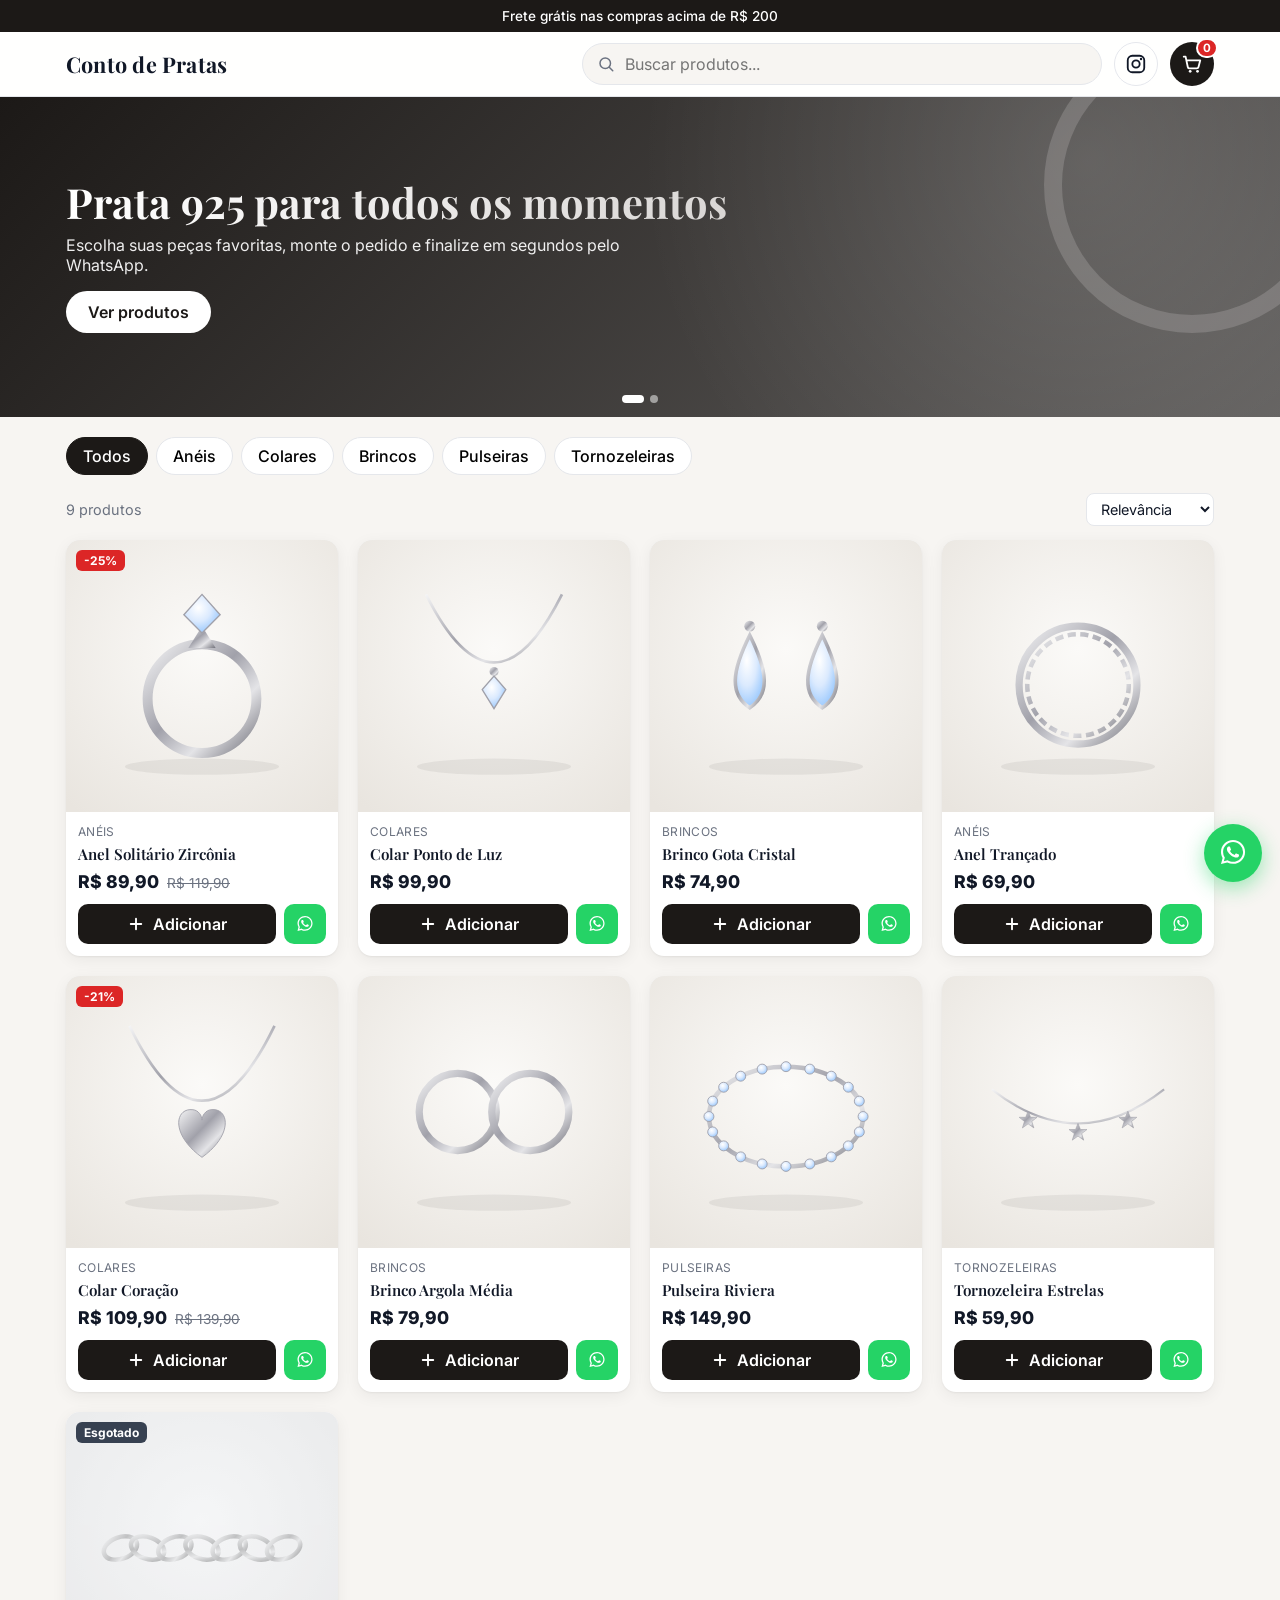
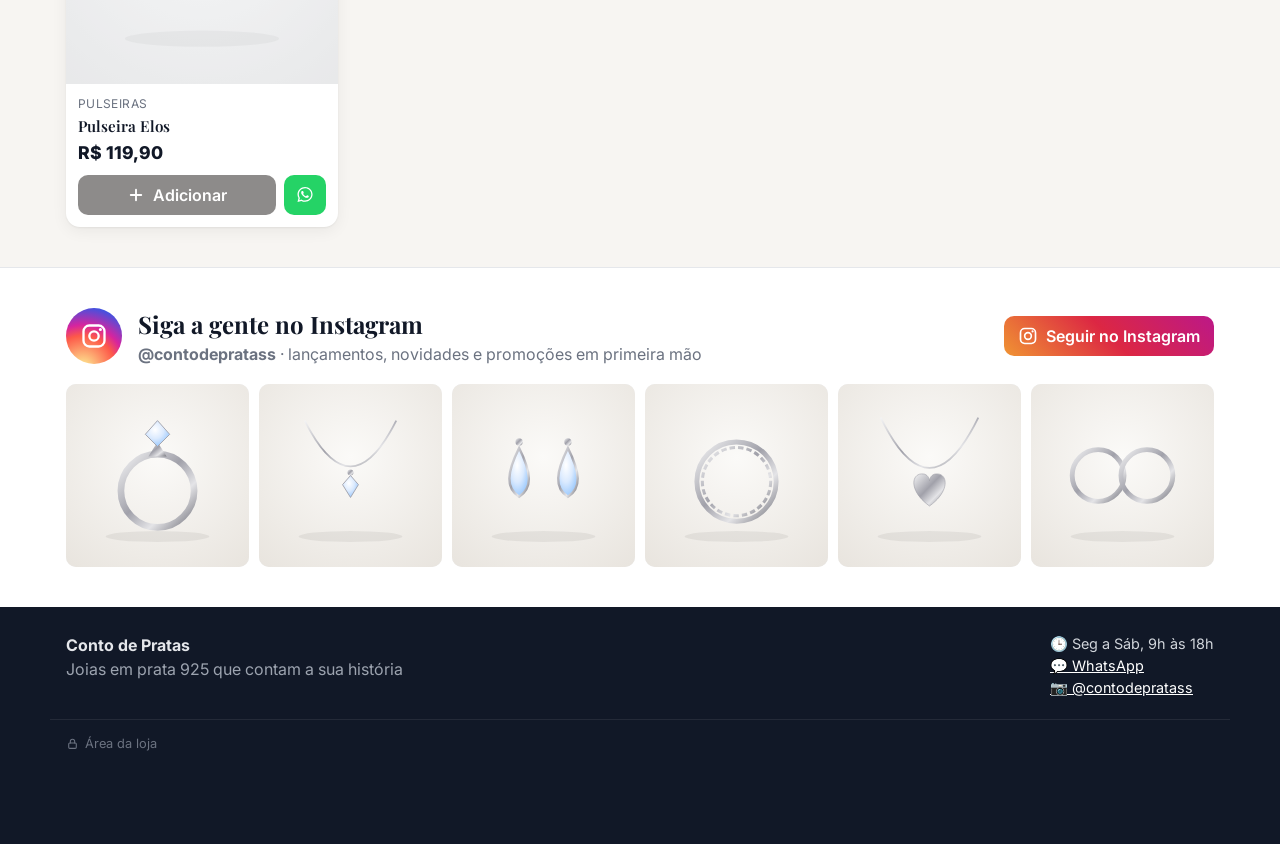
<file: index.html>
<!DOCTYPE html>
<html lang="pt-BR">
<head>
  <meta charset="UTF-8" />
  <meta name="viewport" content="width=device-width, initial-scale=1.0" />
  <title>Conto de Pratas | Joias em prata 925</title>
  <meta name="description" content="Conto de Pratas - joias em prata 925. Veja o catálogo e peça pelo WhatsApp." />
  <meta property="og:type" content="website" />
  <meta property="og:title" content="Conto de Pratas | Joias em prata 925" />
  <meta property="og:description" content="Escolha seus produtos e finalize o pedido pelo WhatsApp." />
  <link rel="icon" href="data:image/svg+xml,<svg xmlns='http://www.w3.org/2000/svg' viewBox='0 0 100 100'><text y='.9em' font-size='90'>💍</text></svg>" />
  <link rel="preconnect" href="https://fonts.googleapis.com" />
  <link rel="preconnect" href="https://fonts.gstatic.com" crossorigin />
  <link href="https://fonts.googleapis.com/css2?family=Playfair+Display:wght@500;600;700&family=Inter:wght@400;500;600;700&display=swap" rel="stylesheet" />
  <link rel="stylesheet" href="css/style.css" />
</head>
<body>
  <div class="announce" id="announce" hidden></div>
  <header class="header">
    <div class="container header__inner">
      <a href="#" class="brand" id="brand">
        <img id="brandLogo" class="brand__logo" alt="" hidden />
        <span id="brandName" class="brand__name"></span>
      </a>
      <div class="search">
        <svg viewBox="0 0 24 24" aria-hidden="true"><path d="M21 21l-4.35-4.35M11 18a7 7 0 1 1 0-14 7 7 0 0 1 0 14z" fill="none" stroke="currentColor" stroke-width="2" stroke-linecap="round"/></svg>
        <input id="search" type="search" placeholder="Buscar produtos..." aria-label="Buscar produtos" />
      </div>
      <a class="admin-btn" id="adminLink" href="admin" hidden><svg viewBox="0 0 24 24" aria-hidden="true"><rect x="5" y="11" width="14" height="10" rx="2" fill="none" stroke="currentColor" stroke-width="2"/><path d="M8 11V8a4 4 0 0 1 8 0v3" fill="none" stroke="currentColor" stroke-width="2" stroke-linecap="round"/></svg><span>Painel</span></a>
      <a class="ig-btn" id="igHeader" target="_blank" rel="noopener" aria-label="Instagram" hidden>
        <svg viewBox="0 0 24 24" aria-hidden="true"><use href="#ig-icon"/></svg>
      </a>
      <button class="cart-btn" id="openCart" aria-label="Abrir carrinho">
        <svg viewBox="0 0 24 24" aria-hidden="true"><path d="M3 4h2l2.4 11.2a2 2 0 0 0 2 1.6h7.7a2 2 0 0 0 2-1.5L21 8H6" fill="none" stroke="currentColor" stroke-width="2" stroke-linecap="round" stroke-linejoin="round"/><circle cx="10" cy="20" r="1.5" fill="currentColor"/><circle cx="18" cy="20" r="1.5" fill="currentColor"/></svg>
        <span class="cart-btn__count" id="cartCount">0</span>
      </button>
    </div>
  </header>

  <main>
    <section class="hero" id="hero" aria-label="Destaques">
      <div class="hero__track" id="heroTrack"></div>
      <div class="hero__dots" id="heroDots"></div>
    </section>

    <section class="container" id="produtos">
      <nav class="chips" id="categories" aria-label="Categorias"></nav>
      <div class="toolbar">
        <span id="resultCount" class="muted"></span>
        <select id="sort" aria-label="Ordenar">
          <option value="relevancia">Relevância</option>
          <option value="menor">Menor preço</option>
          <option value="maior">Maior preço</option>
          <option value="az">A-Z</option>
        </select>
      </div>
      <div class="grid" id="grid"></div>
      <p class="empty" id="empty" hidden>Nenhum produto encontrado.</p>
    </section>
    <section class="insta" id="instagram" hidden>
      <div class="container">
        <div class="insta__head">
          <div class="insta__avatar"><svg viewBox="0 0 24 24" aria-hidden="true"><use href="#ig-icon"/></svg></div>
          <div class="insta__text">
            <h2>Siga a gente no Instagram</h2>
            <p><strong id="igHandle"></strong> · lançamentos, novidades e promoções em primeira mão</p>
          </div>
          <a class="btn btn--insta" id="igFollow" target="_blank" rel="noopener">
            <svg viewBox="0 0 24 24" aria-hidden="true"><use href="#ig-icon"/></svg>
            Seguir no Instagram
          </a>
        </div>
        <div class="insta__grid" id="igGrid"></div>
      </div>
    </section>
  </main>

  <footer class="footer">
    <div class="container footer__inner">
      <div>
        <strong id="footerName"></strong>
        <p class="muted" id="footerSlogan"></p>
      </div>
      <div class="footer__info" id="footerInfo"></div>
    </div>
    <div class="container footer__bottom">
      <a href="admin" class="footer__admin"><svg viewBox="0 0 24 24" aria-hidden="true"><rect x="5" y="11" width="14" height="10" rx="2" fill="none" stroke="currentColor" stroke-width="2"/><path d="M8 11V8a4 4 0 0 1 8 0v3" fill="none" stroke="currentColor" stroke-width="2" stroke-linecap="round"/></svg>Área da loja</a>
    </div>
  </footer>

  <!-- Modal de produto -->
  <div class="overlay" id="productOverlay" hidden>
    <div class="modal" role="dialog" aria-modal="true" aria-labelledby="pmName">
      <button class="icon-btn modal__close" data-close aria-label="Fechar">&times;</button>
      <div class="modal__img">
        <div class="gallery" id="pmGallery"></div>
        <button type="button" class="gallery__nav gallery__nav--prev" id="pmPrev" aria-label="Foto anterior" hidden>&#8249;</button>
        <button type="button" class="gallery__nav gallery__nav--next" id="pmNext" aria-label="Próxima foto" hidden>&#8250;</button>
        <div class="gallery__dots" id="pmDots"></div>
      </div>
      <div class="modal__body">
        <span class="tag" id="pmCat"></span>
        <h2 id="pmName"></h2>
        <div class="price" id="pmPrice"></div>
        <p class="muted" id="pmDesc"></p>
        <div id="pmVariations"></div>
        <label class="field">
          <span>Observação (opcional)</span>
          <input id="pmNote" type="text" placeholder="Ex.: embalar para presente" />
        </label>
        <div class="modal__actions">
          <div class="qty">
            <button type="button" data-qty="-1" aria-label="Diminuir">−</button>
            <span id="pmQty">1</span>
            <button type="button" data-qty="1" aria-label="Aumentar">+</button>
          </div>
          <button class="btn btn--primary" id="pmAdd">Adicionar ao carrinho</button>
        </div>
        <button class="btn btn--whats btn--block" id="pmBuyNow">
          <svg viewBox="0 0 32 32" aria-hidden="true"><use href="#wa-icon"/></svg>
          Pedir só este pelo WhatsApp
        </button>
        <p class="error" id="pmError" hidden></p>
      </div>
    </div>
  </div>

  <!-- Carrinho -->
  <div class="overlay overlay--drawer" id="cartOverlay" hidden>
    <aside class="drawer" role="dialog" aria-modal="true" aria-labelledby="cartTitle">
      <div class="drawer__head">
        <h2 id="cartTitle">Seu pedido</h2>
        <button class="icon-btn" data-close aria-label="Fechar">&times;</button>
      </div>
      <div class="drawer__body">
        <ul class="cart-list" id="cartList"></ul>
        <p class="empty" id="cartEmpty">Seu carrinho está vazio.</p>

        <form id="checkoutForm" class="checkout" novalidate>
          <h3>Dados para o pedido</h3>
          <label class="field">
            <span>Seu nome *</span>
            <input name="nome" required autocomplete="name" />
          </label>
          <fieldset class="field" id="deliveryField">
            <span>Recebimento *</span>
            <div class="radios" id="deliveryOptions"></div>
          </fieldset>
          <label class="field" id="addressField" hidden>
            <span>Endereço de entrega *</span>
            <textarea name="endereco" rows="2" autocomplete="street-address" placeholder="Rua, número, bairro, complemento"></textarea>
          </label>
          <label class="field">
            <span>Forma de pagamento *</span>
            <select name="pagamento" id="paymentSelect" required></select>
          </label>
          <label class="field" id="changeField" hidden>
            <span>Troco para quanto?</span>
            <input name="troco" inputmode="decimal" placeholder="Ex.: 100" />
          </label>
          <label class="field">
            <span>Observações</span>
            <textarea name="obs" rows="2"></textarea>
          </label>
        </form>
      </div>
      <div class="drawer__foot" id="cartFoot">
        <div class="summary">
          <div><span>Subtotal</span><span id="sumSubtotal"></span></div>
          <div id="sumDeliveryRow"><span>Entrega</span><span id="sumDelivery"></span></div>
          <div class="summary__total"><span>Total</span><span id="sumTotal"></span></div>
        </div>
        <p class="error" id="cartError" hidden></p>
        <button class="btn btn--whats btn--block" id="sendOrder">
          <svg viewBox="0 0 32 32" aria-hidden="true"><use href="#wa-icon"/></svg>
          Enviar pedido pelo WhatsApp
        </button>
      </div>
    </aside>
  </div>

  <a class="wa-float" id="waFloat" target="_blank" rel="noopener" aria-label="Falar no WhatsApp">
    <svg viewBox="0 0 32 32" aria-hidden="true"><use href="#wa-icon"/></svg>
  </a>

  <div class="toast" id="toast" role="status" aria-live="polite"></div>

  <svg width="0" height="0" style="position:absolute" aria-hidden="true">
    <symbol id="ig-icon" viewBox="0 0 24 24">
      <rect x="3" y="3" width="18" height="18" rx="5" fill="none" stroke="currentColor" stroke-width="2"/>
      <circle cx="12" cy="12" r="4" fill="none" stroke="currentColor" stroke-width="2"/>
      <circle cx="17.5" cy="6.5" r="1.3" fill="currentColor"/>
    </symbol>
    <symbol id="wa-icon" viewBox="0 0 32 32">
      <path fill="currentColor" d="M16.04 3C9.4 3 4 8.36 4 14.96c0 2.1.56 4.16 1.62 5.97L4 27l6.24-1.6a12.1 12.1 0 0 0 5.8 1.47h.01c6.63 0 12.03-5.36 12.03-11.96C28.08 8.36 22.68 3 16.04 3zm0 21.86h-.01c-1.8 0-3.56-.48-5.1-1.39l-.37-.22-3.7.95.99-3.6-.24-.37a9.9 9.9 0 0 1-1.53-5.27c0-5.48 4.49-9.94 10-9.94 2.67 0 5.18 1.04 7.07 2.92a9.84 9.84 0 0 1 2.92 7.03c0 5.48-4.49 9.9-10.03 9.9zm5.49-7.43c-.3-.15-1.78-.87-2.05-.97-.28-.1-.48-.15-.68.15-.2.3-.78.97-.96 1.17-.18.2-.35.22-.65.07-.3-.15-1.27-.46-2.42-1.48-.9-.8-1.5-1.78-1.67-2.08-.18-.3-.02-.46.13-.61.14-.13.3-.35.45-.52.15-.18.2-.3.3-.5.1-.2.05-.37-.03-.52-.07-.15-.68-1.63-.93-2.23-.24-.58-.49-.5-.68-.51h-.58c-.2 0-.52.07-.8.37-.27.3-1.04 1.02-1.04 2.48 0 1.46 1.07 2.88 1.22 3.08.15.2 2.1 3.2 5.08 4.48.71.3 1.27.49 1.7.63.72.23 1.37.2 1.88.12.57-.09 1.78-.72 2.03-1.42.25-.7.25-1.3.18-1.42-.08-.13-.28-.2-.58-.35z"/>
    </symbol>
  </svg>

  <script src="js/app.js"></script>
</body>
</html>
</file>
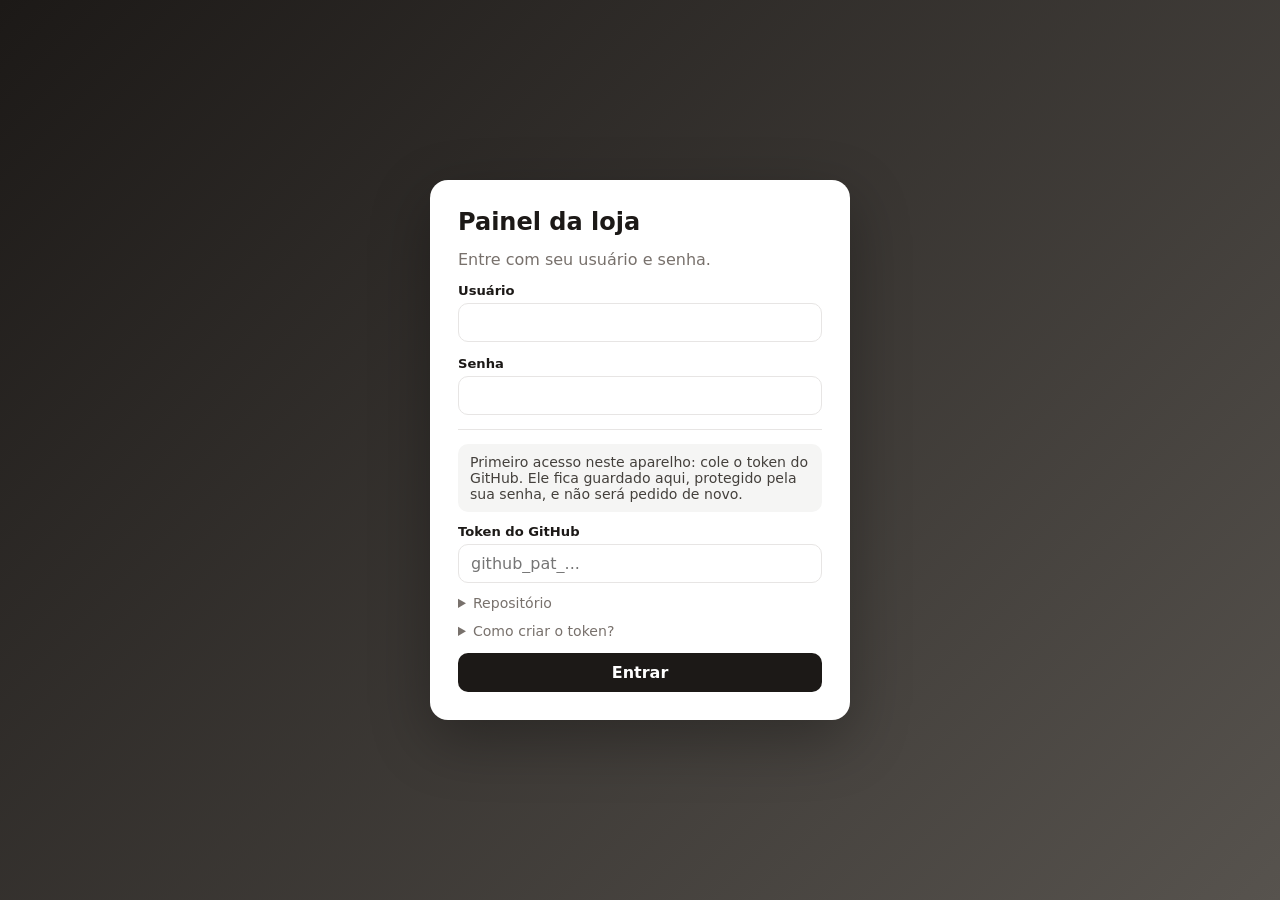
<file: admin.html>
<!DOCTYPE html>
<html lang="pt-BR">
<head>
  <meta charset="UTF-8" />
  <meta name="viewport" content="width=device-width, initial-scale=1.0" />
  <meta name="robots" content="noindex, nofollow" />
  <title>Painel | Conto de Pratas</title>
  <link rel="icon" href="data:image/svg+xml,<svg xmlns='http://www.w3.org/2000/svg' viewBox='0 0 100 100'><text y='.9em' font-size='90'>⚙️</text></svg>" />
  <link rel="stylesheet" href="css/admin.css" />
</head>
<body>
  <!-- Login -->
  <section class="login" id="loginView">
    <form class="login__card" id="loginForm">
      <h1>Painel da loja</h1>
      <p class="muted">Entre com seu usuário e senha.</p>
      <label class="field"><span>Usuário</span><input name="user" required autocomplete="username" autocapitalize="none" spellcheck="false" /></label>
      <label class="field"><span>Senha</span><input type="password" name="password" required autocomplete="current-password" /></label>
      <div class="setup" id="tokenSetup" hidden>
        <p class="setup__info" id="setupInfo">Primeiro acesso neste aparelho: cole o token do GitHub. Ele fica guardado aqui, protegido pela sua senha, e não será pedido de novo.</p>
        <label class="field">
          <span>Token do GitHub</span>
          <input type="password" name="token" autocomplete="off" placeholder="github_pat_..." />
        </label>
        <details class="adv" id="repoDetails">
          <summary>Repositório</summary>
          <div class="row">
            <label class="field"><span>Usuário do GitHub</span><input name="owner" /></label>
            <label class="field"><span>Repositório</span><input name="repo" /></label>
          </div>
        </details>
        <details class="help">
          <summary>Como criar o token?</summary>
          <ol>
            <li>Acesse <a href="https://github.com/settings/personal-access-tokens/new" target="_blank" rel="noopener">github.com/settings/personal-access-tokens/new</a></li>
            <li>Dê um nome (ex.: "Painel loja") e escolha a validade.</li>
            <li>Em <b>Repository access</b>, escolha <b>Only select repositories</b> e selecione o repositório do site.</li>
            <li>Em <b>Permissions → Repository permissions → Contents</b>, escolha <b>Read and write</b>.</li>
            <li>Clique em <b>Generate token</b>, copie e cole aqui.</li>
          </ol>
        </details>
      </div>
      <p class="error" id="loginError" hidden></p>
      <button class="btn btn--primary btn--block" type="submit" id="loginBtn">Entrar</button>
      <button type="button" class="link link--sm" id="changeToken" hidden>Trocar token do GitHub</button>
    </form>
  </section>

  <!-- App -->
  <div class="app" id="appView" hidden>
    <header class="topbar">
      <div class="topbar__inner">
        <strong id="storeName">Painel</strong>
        <nav class="tabs">
          <button class="tab active" data-tab="products">Produtos</button>
          <button class="tab" data-tab="appearance">Aparência</button>
          <button class="tab" data-tab="settings">Loja</button>
        </nav>
        <div class="topbar__right">
          <a href="./" target="_blank" rel="noopener" class="link"><span class="hide-sm">Ver </span>site ↗</a>
          <button class="link" id="logoutBtn">Sair</button>
        </div>
      </div>
    </header>

    <main class="wrap">
      <section id="tab-products">
        <div class="toolbar">
          <input type="search" id="search" placeholder="Buscar produto..." />
          <select id="catFilter"><option value="">Todas as categorias</option></select>
          <button class="btn btn--primary" id="newProduct">+ Novo produto</button>
        </div>
        <p class="muted small" id="countInfo"></p>
        <div class="list" id="productList"></div>
        <p class="empty" id="emptyList" hidden>Nenhum produto encontrado.</p>
      </section>

      <section id="tab-appearance" hidden>
        <p class="muted small hint">As mudanças aparecem na prévia na hora. Clique em <b>Publicar no site</b> para salvar.</p>
        <div class="appearance">
          <div class="settings">
            <fieldset>
              <legend>Temas prontos</legend>
              <div class="themes" id="themes"></div>
            </fieldset>
            <fieldset>
              <legend>Cores e fonte</legend>
              <div class="colors">
                <label class="color"><input type="color" data-cfg="tema.primaria" /><span>Principal<small>botões, carrinho, aviso</small></span></label>
                <label class="color"><input type="color" data-cfg="tema.fundo" /><span>Fundo da página</span></label>
                <label class="color"><input type="color" data-cfg="tema.texto" /><span>Textos</span></label>
                <label class="color"><input type="color" data-cfg="tema.banner" /><span>Fundo do banner<small>quando não tem foto</small></span></label>
                <label class="color"><input type="color" data-cfg="tema.destaque" /><span>Brilho do título<small>detalhe do banner</small></span></label>
                <label class="color"><input type="color" data-cfg="tema.promo" /><span>Selo de promoção</span></label>
              </div>
              <label class="field"><span>Fonte dos títulos</span><select data-cfg="tema.fonteTitulos" id="fontSelect"></select></label>
            </fieldset>
            <fieldset>
              <legend>Logo</legend>
              <div class="img-picker">
                <img id="logoPreview" class="logo-preview" alt="" />
                <div>
                  <label class="btn btn--ghost">Escolher logo<input type="file" id="logoFile" accept="image/*" hidden /></label>
                  <button type="button" class="link" id="logoRemove">Remover logo</button>
                  <p class="muted small">PNG com fundo transparente fica melhor. Sem logo, aparece o nome da loja.</p>
                </div>
              </div>
              <label class="check"><input type="checkbox" data-cfg="mostrarNome" /> Mostrar o nome da loja ao lado da logo</label>
            </fieldset>
            <fieldset>
              <legend>Aviso no topo do site</legend>
              <label class="check"><input type="checkbox" data-cfg="aviso.ativo" /> Mostrar aviso</label>
              <label class="field"><span>Texto</span><input data-cfg="aviso.texto" placeholder="Ex.: Frete grátis acima de R$ 200" /></label>
              <label class="field"><span>Link (opcional)</span><input data-cfg="aviso.link" list="linkList" placeholder="Escolha ou cole um link" /></label>
            </fieldset>
            <fieldset>
              <legend>Banners</legend>
              <p class="muted small">Passam sozinhos no topo do site. Foto ideal: horizontal, 1600 × 600.</p>
              <div class="banners" id="bannerList"></div>
              <button type="button" class="btn btn--ghost" id="addBanner">+ Adicionar banner</button>
            </fieldset>
            <fieldset>
              <legend>Seções</legend>
              <label class="check"><input type="checkbox" data-cfg="secoes.instagram" /> Mostrar seção do Instagram</label>
            </fieldset>
          </div>
          <aside class="preview-wrap">
            <p class="muted small">Prévia</p>
            <div class="pv" id="preview"></div>
          </aside>
        </div>
        <datalist id="linkList"></datalist>
      </section>

      <section id="tab-settings" hidden>
        <form class="settings" id="settingsForm">
          <fieldset>
            <legend>Loja</legend>
            <label class="field"><span>Nome da loja</span><input name="nome" required /></label>
            <label class="field"><span>Slogan</span><input name="slogan" /></label>
            <div class="row">
              <label class="field"><span>WhatsApp (com DDI e DDD, só números)</span><input name="whatsapp" inputmode="numeric" required pattern="\d{12,13}" placeholder="5521999999999" /></label>
              <label class="field"><span>Instagram (@ ou link)</span><input name="instagram" placeholder="@minhaloja" /></label>
            </div>
            <div class="row">
              <label class="field"><span>Horário de atendimento</span><input name="horario" /></label>
              <label class="field"><span>Endereço (opcional)</span><input name="endereco" /></label>
            </div>
          </fieldset>
          <fieldset>
            <legend>Entrega e pagamento</legend>
            <div class="row">
              <label class="check"><input type="checkbox" name="entrega.retirada" /> Permitir retirada</label>
              <label class="check"><input type="checkbox" name="entrega.entrega" /> Fazer entregas</label>
            </div>
            <div class="row">
              <label class="field"><span>Taxa de entrega (R$)</span><input name="entrega.taxaEntrega" type="number" step="0.01" min="0" /></label>
              <label class="field"><span>Frete grátis acima de (R$, vazio = desativado)</span><input name="entrega.freteGratisAcimaDe" type="number" step="0.01" min="0" /></label>
              <label class="field"><span>Pedido mínimo (R$)</span><input name="pedidoMinimo" type="number" step="0.01" min="0" /></label>
            </div>
            <label class="field"><span>Formas de pagamento (separadas por vírgula)</span><input name="pagamentos" /></label>
          </fieldset>
          <button class="btn btn--primary" type="submit">Aplicar configurações</button>
        </form>
      </section>
    </main>

    <div class="publishbar" id="publishBar" hidden>
      <span id="pendingInfo"></span>
      <div class="publishbar__actions">
        <button class="btn btn--ghost" id="discardBtn">Descartar</button>
        <button class="btn btn--success" id="publishBtn">Publicar no site</button>
      </div>
    </div>
  </div>

  <!-- Editor de produto -->
  <div class="overlay" id="editor" hidden>
    <form class="dialog" id="productForm" novalidate>
      <div class="dialog__head">
        <h2 id="editorTitle">Novo produto</h2>
        <button type="button" class="icon-btn" data-close aria-label="Fechar">&times;</button>
      </div>
      <div class="dialog__body">
        <div class="photos">
          <div class="photos__head">
            <span class="photos__title">Fotos <small class="muted" id="photoCount"></small></span>
            <label class="btn btn--ghost btn--sm">
              + Adicionar fotos
              <input type="file" id="imgFile" accept="image/*" multiple hidden />
            </label>
          </div>
          <div class="photos__grid" id="photoGrid"></div>
          <p class="muted small">Pode escolher várias de uma vez. A primeira é a capa do produto; use ★ para trocar a capa e as setas para mudar a ordem.</p>
          <div class="photos__url">
            <input id="imgUrl" placeholder="ou cole um link de imagem" />
            <button type="button" class="btn btn--ghost btn--sm" id="imgUrlAdd">Adicionar</button>
          </div>
        </div>
        <label class="field"><span>Nome *</span><input name="nome" required /></label>
        <div class="row">
          <label class="field"><span>Categoria *</span><input name="categoria" list="catList" required /></label>
          <label class="field"><span>Preço (R$) *</span><input name="preco" type="number" step="0.01" min="0" required /></label>
          <label class="field"><span>Preço antigo (promoção)</span><input name="precoAntigo" type="number" step="0.01" min="0" /></label>
        </div>
        <datalist id="catList"></datalist>
        <label class="field"><span>Descrição</span><textarea name="descricao" rows="3"></textarea></label>
        <label class="field">
          <span>Variações (uma por linha, no formato <code>Nome: opção1, opção2</code>)</span>
          <textarea name="variacoes" rows="2" placeholder="Aro: 12, 14, 16, 18&#10;Cor: Prata, Dourado"></textarea>
        </label>
        <div class="row">
          <label class="check"><input type="checkbox" name="disponivel" /> Disponível (desmarque se esgotado)</label>
          <label class="check"><input type="checkbox" name="destaque" /> Destaque (aparece primeiro)</label>
        </div>
        <p class="error" id="formError" hidden></p>
      </div>
      <div class="dialog__foot">
        <button type="button" class="btn btn--ghost" data-close>Cancelar</button>
        <button type="submit" class="btn btn--primary">Salvar produto</button>
      </div>
    </form>
  </div>

  <div class="toast" id="toast" role="status" aria-live="polite"></div>
  <script src="js/admin.js"></script>
</body>
</html>
</file>
<file: css/style.css>
:root {
  --primary: #1c1917;
  --primary-dark: #000;
  --silver: #d6d3d1;
  --whats: #25d366;
  --whats-dark: #1ebe5a;
  --text: #111827;
  --muted: #6b7280;
  --bg: #f7f5f2;
  --card: #fff;
  --border: #e5e7eb;
  --danger: #dc2626;
  --promo: #dc2626;
  --on-primary: #fff;
  --hero-bg: #1c1917;
  --on-hero: #fff;
  --hero-accent: #d6d3d1;
  --font-title: "Playfair Display", Georgia, serif;
  --radius: 14px;
  --shadow: 0 1px 2px rgba(0,0,0,.05), 0 4px 16px rgba(0,0,0,.06);
}
* { box-sizing: border-box; }
html { scroll-behavior: smooth; }
body {
  margin: 0;
  font-family: Inter, system-ui, -apple-system, "Segoe UI", Roboto, "Helvetica Neue", Arial, sans-serif;
  color: var(--text);
  background: var(--bg);
  -webkit-font-smoothing: antialiased;
}
body.no-scroll { overflow: hidden; }
img { max-width: 100%; display: block; }
button { font: inherit; cursor: pointer; }
input, select, textarea { font: inherit; color: inherit; }
[hidden] { display: none !important; }
.container { width: 100%; max-width: 1180px; margin: 0 auto; padding: 0 16px; }
.muted { color: var(--muted); }

/* Header */
.header { position: sticky; top: 0; z-index: 20; background: rgba(255,255,255,.92); backdrop-filter: blur(8px); border-bottom: 1px solid var(--border); }
.header__inner { display: flex; align-items: center; gap: 12px; height: 64px; }
.brand { display: flex; align-items: center; gap: 8px; text-decoration: none; color: var(--text); font-family: var(--font-title); font-weight: 700; font-size: 1.35rem; letter-spacing: .01em; white-space: nowrap; }
h1, h2, .card__name { font-family: var(--font-title); }
.brand__logo { height: 36px; width: auto; }
.search { flex: 1; display: flex; align-items: center; gap: 8px; background: var(--bg); border: 1px solid var(--border); border-radius: 999px; padding: 0 14px; height: 42px; max-width: 520px; margin-left: auto; }
.search svg { width: 18px; height: 18px; color: var(--muted); flex-shrink: 0; }
.search input { border: 0; outline: 0; background: transparent; width: 100%; }
.search:focus-within { border-color: var(--primary); background: #fff; }
.ig-btn { width: 44px; height: 44px; border-radius: 50%; display: grid; place-items: center; color: var(--text); border: 1px solid var(--border); flex-shrink: 0; }
.ig-btn:hover { background: var(--bg); }
.ig-btn svg { width: 22px; height: 22px; }
.cart-btn { position: relative; border: 0; background: var(--primary); color: var(--on-primary); width: 44px; height: 44px; border-radius: 50%; display: grid; place-items: center; flex-shrink: 0; }
.cart-btn svg { width: 22px; height: 22px; }
.cart-btn__count { position: absolute; top: -4px; right: -4px; background: var(--danger); color: #fff; font-size: .72rem; font-weight: 700; min-width: 20px; height: 20px; border-radius: 999px; display: grid; place-items: center; padding: 0 5px; border: 2px solid #fff; }
.cart-btn.bump { animation: bump .35s ease; }
@keyframes bump { 50% { transform: scale(1.18); } }

/* Aviso */
.announce { background: var(--primary); color: var(--on-primary); text-align: center; font-size: .85rem; font-weight: 500; padding: 8px 16px; }
.announce a { color: inherit; }

/* Hero */
.hero { position: relative; margin-bottom: 20px; background: var(--hero-bg); }
.hero__track { display: flex; overflow-x: auto; scroll-snap-type: x mandatory; scrollbar-width: none; scroll-behavior: smooth; }
.hero__track::-webkit-scrollbar { display: none; }
.hero__slide { position: relative; flex: 0 0 100%; scroll-snap-align: start; overflow: hidden; min-height: 230px; display: flex; align-items: center; padding: 40px 0 48px; color: var(--on-hero); background: radial-gradient(circle at 85% 20%, rgba(255,255,255,.14), transparent 40%), linear-gradient(135deg, var(--hero-bg) 0%, color-mix(in srgb, var(--hero-bg) 70%, #fff) 100%); background-size: cover; background-position: center; }
@media (min-width: 720px) { .hero__slide { min-height: 320px; } }
.hero__slide:not(.has-img)::after { content: ""; position: absolute; right: -60px; top: -60px; width: 260px; height: 260px; border-radius: 50%; border: 18px solid color-mix(in srgb, var(--hero-accent) 22%, transparent); }
.hero__slide.has-img { --on-hero: #fff; --hero-accent: #fff; }
.hero__slide .container { position: relative; z-index: 1; }
.hero__slide :is(h1, h2) { margin: 0 0 6px; font-size: clamp(1.6rem, 4.5vw, 2.6rem); max-width: 720px; background: linear-gradient(90deg, var(--on-hero), var(--hero-accent)); -webkit-background-clip: text; background-clip: text; color: transparent; }
.hero__slide p { margin: 0; opacity: .92; max-width: 620px; }
.hero__btn { display: inline-flex; margin-top: 16px; background: var(--on-hero); color: var(--hero-bg); text-decoration: none; font-weight: 600; padding: 11px 22px; border-radius: 999px; }
.hero__slide.has-img .hero__btn { color: #111; }
.hero__dots { position: absolute; bottom: 14px; left: 0; right: 0; display: flex; justify-content: center; gap: 6px; }
.hero__dots button { width: 8px; height: 8px; border-radius: 999px; border: 0; padding: 0; background: color-mix(in srgb, var(--on-hero) 50%, transparent); transition: width .2s; }
.hero__dots button.active { width: 22px; background: var(--on-hero); }
#produtos { scroll-margin-top: 80px; }

/* Chips / toolbar */
.chips { display: flex; gap: 8px; overflow-x: auto; padding-bottom: 4px; scrollbar-width: none; }
.chips::-webkit-scrollbar { display: none; }
.chip { border: 1px solid var(--border); background: #fff; border-radius: 999px; padding: 8px 16px; white-space: nowrap; font-weight: 500; }
.chip.active { background: var(--primary); color: var(--on-primary); border-color: var(--primary); }
.toolbar { display: flex; justify-content: space-between; align-items: center; margin: 14px 0; font-size: .9rem; }
.toolbar select { border: 1px solid var(--border); border-radius: 8px; padding: 6px 10px; background: #fff; }

/* Grid */
.grid { display: grid; grid-template-columns: repeat(auto-fill, minmax(170px, 1fr)); gap: 14px; padding-bottom: 40px; }
@media (min-width: 720px) { .grid { grid-template-columns: repeat(auto-fill, minmax(220px, 1fr)); gap: 20px; } }
.card { background: var(--card); border-radius: var(--radius); overflow: hidden; box-shadow: var(--shadow); display: flex; flex-direction: column; transition: transform .15s ease; }
.card:hover { transform: translateY(-2px); }
.card__img { position: relative; aspect-ratio: 1; background: #eef0f3; cursor: pointer; border: 0; padding: 0; width: 100%; }
.card__img img { width: 100%; height: 100%; object-fit: cover; }
.badge { position: absolute; top: 10px; left: 10px; background: var(--promo); color: #fff; font-size: .75rem; font-weight: 700; padding: 3px 8px; border-radius: 6px; }
.badge--out { background: #374151; }
.card__body { padding: 12px; display: flex; flex-direction: column; gap: 6px; flex: 1; }
.card__cat { font-size: .75rem; color: var(--muted); text-transform: uppercase; letter-spacing: .03em; }
.card__name { font-weight: 600; font-size: .95rem; line-height: 1.3; margin: 0; cursor: pointer; }
.price { display: flex; align-items: baseline; gap: 8px; flex-wrap: wrap; }
.price__now { font-weight: 800; font-size: 1.1rem; color: var(--text); }
.price__old { color: var(--muted); text-decoration: line-through; font-size: .85rem; }
.card__actions { margin-top: auto; display: grid; grid-template-columns: 1fr auto; gap: 8px; padding-top: 6px; }
.card.out .card__img img { filter: grayscale(1); opacity: .6; }

/* Buttons */
.btn { border: 0; border-radius: 10px; padding: 10px 14px; font-weight: 600; display: inline-flex; align-items: center; justify-content: center; gap: 8px; transition: background .15s; }
.btn:disabled { opacity: .5; cursor: not-allowed; }
.btn--primary { background: var(--primary); color: var(--on-primary); }
.btn--primary:hover:not(:disabled) { background: var(--primary-dark); }
.btn--whats { background: var(--whats); color: #fff; }
.btn--whats:hover:not(:disabled) { background: var(--whats-dark); }
.btn--whats svg { width: 20px; height: 20px; }
.btn--icon { padding: 10px; width: 42px; }
.btn--block { width: 100%; padding: 14px; font-size: 1rem; }
.icon-btn { border: 0; background: transparent; font-size: 1.8rem; line-height: 1; width: 40px; height: 40px; border-radius: 50%; color: var(--muted); }
.icon-btn:hover { background: var(--bg); }

/* Overlay / modal */
.overlay { position: fixed; inset: 0; background: rgba(17,24,39,.55); z-index: 50; display: flex; align-items: flex-end; justify-content: center; animation: fade .2s ease; }
@media (min-width: 720px) { .overlay:not(.overlay--drawer) { align-items: center; padding: 20px; } }
@keyframes fade { from { opacity: 0; } }
.modal { position: relative; background: #fff; width: 100%; max-width: 860px; max-height: 92vh; overflow-y: auto; border-radius: 18px 18px 0 0; display: grid; animation: up .25s ease; }
@media (min-width: 720px) { .modal { grid-template-columns: 1fr 1fr; border-radius: 18px; } }
@keyframes up { from { transform: translateY(30px); opacity: 0; } }
.modal__close { position: absolute; top: 8px; right: 8px; background: rgba(255,255,255,.9); z-index: 1; }
.modal__img { position: relative; background: #eef0f3; aspect-ratio: 1; }
.gallery { display: flex; width: 100%; height: 100%; overflow-x: auto; scroll-snap-type: x mandatory; scrollbar-width: none; scroll-behavior: smooth; }
.gallery::-webkit-scrollbar { display: none; }
.gallery img { flex: 0 0 100%; width: 100%; height: 100%; object-fit: cover; scroll-snap-align: start; }
.gallery__nav { position: absolute; top: 50%; transform: translateY(-50%); width: 36px; height: 36px; border-radius: 50%; border: 0; background: rgba(255,255,255,.9); color: #111; font-size: 24px; line-height: 1; box-shadow: var(--shadow); cursor: pointer; }
.gallery__nav--prev { left: 10px; }
.gallery__nav--next { right: 10px; }
.gallery__dots { position: absolute; bottom: 10px; left: 0; right: 0; display: flex; justify-content: center; gap: 5px; }
.gallery__dots button { width: 7px; height: 7px; padding: 0; border: 0; border-radius: 9px; background: rgba(255,255,255,.7); box-shadow: 0 0 2px rgba(0,0,0,.4); transition: width .2s; }
.gallery__dots button.active { width: 18px; background: #fff; }
.card__photos { position: absolute; bottom: 8px; right: 8px; background: rgba(0,0,0,.55); color: #fff; font-size: .72rem; font-weight: 600; padding: 2px 7px; border-radius: 999px; }
.modal__body { padding: 20px; display: flex; flex-direction: column; gap: 12px; }
.modal__body h2 { margin: 0; font-size: 1.4rem; }
.modal__body p { margin: 0; line-height: 1.5; }
.modal__actions { display: flex; gap: 10px; }
.modal__actions .btn { flex: 1; }
.tag { align-self: flex-start; background: var(--bg); color: var(--muted); font-size: .75rem; padding: 3px 10px; border-radius: 999px; }
.var-group { display: flex; flex-direction: column; gap: 6px; }
.var-group__label { font-weight: 600; font-size: .9rem; }
.var-options { display: flex; flex-wrap: wrap; gap: 6px; }
.var-opt { border: 1.5px solid var(--border); background: #fff; border-radius: 8px; padding: 6px 12px; font-weight: 500; }
.var-opt.selected { border-color: var(--primary); background: color-mix(in srgb, var(--primary) 10%, #fff); color: var(--primary-dark); }

.qty { display: inline-flex; align-items: center; border: 1px solid var(--border); border-radius: 10px; overflow: hidden; }
.qty button { border: 0; background: #fff; width: 38px; height: 42px; font-size: 1.2rem; }
.qty button:hover { background: var(--bg); }
.qty span { min-width: 30px; text-align: center; font-weight: 600; }
.qty--sm button { width: 30px; height: 32px; font-size: 1rem; }

.field { display: flex; flex-direction: column; gap: 6px; border: 0; padding: 0; margin: 0; }
.field > span { font-size: .85rem; font-weight: 600; }
.field input, .field select, .field textarea { border: 1px solid var(--border); border-radius: 10px; padding: 10px 12px; background: #fff; outline: 0; resize: vertical; }
.field input:focus, .field select:focus, .field textarea:focus { border-color: var(--primary); }
.field .invalid, .field.invalid input, .field.invalid select, .field.invalid textarea { border-color: var(--danger); }
.radios { display: flex; gap: 8px; flex-wrap: wrap; }
.radio { flex: 1; min-width: 120px; border: 1.5px solid var(--border); border-radius: 10px; padding: 10px 12px; display: flex; gap: 8px; align-items: center; cursor: pointer; font-size: .9rem; }
.radio:has(input:checked) { border-color: var(--primary); background: color-mix(in srgb, var(--primary) 8%, #fff); }
.radio small { display: block; color: var(--muted); }
.error { color: var(--danger); font-size: .88rem; margin: 0; }

/* Drawer */
.overlay--drawer { justify-content: flex-end; align-items: stretch; }
.drawer { background: #fff; width: 100%; max-width: 440px; height: 100%; display: flex; flex-direction: column; animation: slide .25s ease; }
@keyframes slide { from { transform: translateX(40px); opacity: 0; } }
.drawer__head { display: flex; justify-content: space-between; align-items: center; padding: 14px 18px; border-bottom: 1px solid var(--border); }
.drawer__head h2 { margin: 0; font-size: 1.2rem; }
.drawer__body { flex: 1; overflow-y: auto; padding: 14px 18px; }
.drawer__foot { border-top: 1px solid var(--border); padding: 14px 18px; display: flex; flex-direction: column; gap: 10px; background: #fff; }
.cart-list { list-style: none; margin: 0; padding: 0; display: flex; flex-direction: column; gap: 12px; }
.cart-item { display: grid; grid-template-columns: 64px 1fr auto; gap: 12px; align-items: center; }
.cart-item img { width: 64px; height: 64px; border-radius: 10px; object-fit: cover; background: #eef0f3; }
.cart-item__name { font-weight: 600; font-size: .92rem; margin: 0 0 2px; }
.cart-item__meta { font-size: .8rem; color: var(--muted); margin: 0 0 6px; }
.cart-item__right { text-align: right; display: flex; flex-direction: column; align-items: flex-end; gap: 6px; }
.link-btn { border: 0; background: none; color: var(--danger); font-size: .8rem; padding: 0; }
.checkout { margin-top: 20px; padding-top: 16px; border-top: 1px dashed var(--border); display: flex; flex-direction: column; gap: 12px; }
.checkout h3 { margin: 0; font-size: 1rem; }
.summary { display: flex; flex-direction: column; gap: 4px; font-size: .92rem; }
.summary > div { display: flex; justify-content: space-between; }
.summary__total { font-weight: 800; font-size: 1.1rem; padding-top: 4px; }
.empty { text-align: center; color: var(--muted); padding: 30px 0; }

/* Instagram */
.insta { background: #fff; border-top: 1px solid var(--border); padding: 40px 0; }
.insta__head { display: flex; align-items: center; gap: 16px; flex-wrap: wrap; margin-bottom: 20px; }
.insta__avatar { width: 56px; height: 56px; border-radius: 50%; display: grid; place-items: center; color: #fff; background: radial-gradient(circle at 30% 107%, #fdf497 0%, #fd5949 45%, #d6249f 60%, #285aeb 90%); flex-shrink: 0; }
.insta__avatar svg { width: 28px; height: 28px; }
.insta__text { flex: 1; min-width: 220px; }
.insta__text h2 { margin: 0 0 4px; font-size: 1.5rem; }
.insta__text p { margin: 0; color: var(--muted); }
.btn--insta { color: #fff; background: linear-gradient(45deg, #f09433, #dc2743 50%, #bc1888); text-decoration: none; }
.btn--insta:hover { filter: brightness(1.05); }
.btn--insta svg { width: 20px; height: 20px; }
.insta__grid { display: grid; grid-template-columns: repeat(3, 1fr); gap: 6px; }
@media (min-width: 720px) { .insta__grid { grid-template-columns: repeat(6, 1fr); gap: 10px; } }
.insta__item { position: relative; aspect-ratio: 1; overflow: hidden; border-radius: 10px; background: #eef0f3; }
.insta__item img { width: 100%; height: 100%; object-fit: cover; transition: transform .3s; }
.insta__item:hover img { transform: scale(1.06); }

/* Footer */
.footer { background: #111827; color: #e5e7eb; padding: 28px 0 90px; }
.footer .muted { color: #9ca3af; margin: 4px 0 0; }
.footer__inner { display: flex; flex-wrap: wrap; justify-content: space-between; gap: 18px; }
.footer__info { display: flex; flex-direction: column; gap: 4px; font-size: .9rem; color: #d1d5db; }
.footer__info a { color: #fff; }
.footer__bottom { margin-top: 22px; padding-top: 14px; border-top: 1px solid rgba(255,255,255,.08); }
.footer__admin { display: inline-flex; align-items: center; gap: 6px; color: #6b7280; font-size: .8rem; text-decoration: none; }
.footer__admin:hover { color: #d1d5db; }
.footer__admin svg { width: 13px; height: 13px; }
.admin-btn { display: inline-flex; align-items: center; gap: 6px; height: 40px; padding: 0 14px; border-radius: 999px; border: 1px solid var(--border); color: var(--text); background: var(--card); font-size: .88rem; font-weight: 600; text-decoration: none; flex-shrink: 0; }
.admin-btn[hidden] { display: none; }
.admin-btn:hover { background: var(--bg); }
.admin-btn svg { width: 16px; height: 16px; }

/* WhatsApp float */
.wa-float { position: fixed; right: 18px; bottom: 18px; width: 58px; height: 58px; border-radius: 50%; background: var(--whats); color: #fff; display: grid; place-items: center; box-shadow: 0 6px 20px rgba(37,211,102,.45); z-index: 30; transition: transform .15s; }
.wa-float:hover { transform: scale(1.07); }
.wa-float svg { width: 32px; height: 32px; }

/* Toast */
.toast { position: fixed; left: 50%; bottom: 90px; transform: translate(-50%, 20px); background: #111827; color: #fff; padding: 10px 18px; border-radius: 999px; font-size: .9rem; opacity: 0; pointer-events: none; transition: all .25s; z-index: 60; }
.toast.show { opacity: 1; transform: translate(-50%, 0); }

@media (max-width: 560px) {
  .header__inner { flex-wrap: wrap; height: auto; padding-top: 10px; padding-bottom: 10px; }
  .search { order: 3; flex-basis: 100%; max-width: none; }
  .brand { margin-right: auto; font-size: 1.2rem; }
  .ig-btn { width: 40px; height: 40px; }
  .card__actions .btn--primary span { display: none; }
}
@media (max-width: 380px) {
  .admin-btn { padding: 0 11px; }
  .admin-btn span { display: none; }
}
</file>
<file: css/admin.css>
:root { --primary: #1c1917; --success: #16a34a; --danger: #dc2626; --text: #1c1917; --muted: #78716c; --bg: #f5f5f4; --border: #e7e5e4; --radius: 12px; }
* { box-sizing: border-box; }
body { margin: 0; font-family: Inter, system-ui, -apple-system, "Segoe UI", Roboto, sans-serif; color: var(--text); background: var(--bg); }
button, input, select, textarea { font: inherit; color: inherit; }
button { cursor: pointer; }
[hidden] { display: none !important; }
.muted { color: var(--muted); }
.small { font-size: .85rem; }
.error { color: var(--danger); font-size: .9rem; margin: 0; }
.empty { text-align: center; color: var(--muted); padding: 30px 0; }
a { color: inherit; }

.btn { border: 0; border-radius: 10px; padding: 10px 16px; font-weight: 600; display: inline-flex; align-items: center; justify-content: center; gap: 6px; white-space: nowrap; }
.btn:disabled { opacity: .55; cursor: wait; }
.btn--primary { background: var(--primary); color: #fff; }
.btn--success { background: var(--success); color: #fff; }
.btn--ghost { background: #fff; border: 1px solid var(--border); }
.btn--danger { background: #fff; color: var(--danger); border: 1px solid #fecaca; }
.btn--block { width: 100%; }
.btn--sm { padding: 6px 10px; font-size: .85rem; }
.icon-btn { border: 0; background: none; font-size: 1.7rem; width: 38px; height: 38px; border-radius: 50%; color: var(--muted); }
.icon-btn:hover { background: var(--bg); }
.link { background: none; border: 0; padding: 0; color: var(--muted); text-decoration: none; font-size: .92rem; }
.link:hover { color: var(--text); }

.field { display: flex; flex-direction: column; gap: 5px; flex: 1; min-width: 0; }
.field > span { font-size: .82rem; font-weight: 600; }
.field input, .field select, .field textarea, .toolbar input, .toolbar select, #imgUrl { border: 1px solid var(--border); border-radius: 10px; padding: 9px 12px; background: #fff; outline: 0; width: 100%; }
.field input:focus, .field textarea:focus, .toolbar input:focus { border-color: var(--primary); }
.field.invalid input { border-color: var(--danger); }
.row { display: flex; gap: 12px; flex-wrap: wrap; }
.row > .field { min-width: 160px; }
.check { display: flex; align-items: center; gap: 8px; font-size: .92rem; }
.check input { width: 18px; height: 18px; accent-color: var(--primary); }

/* Login */
.login { min-height: 100vh; display: grid; place-items: center; padding: 20px; background: linear-gradient(135deg, #1c1917, #57534e); }
.login__card { background: #fff; border-radius: 18px; padding: 28px; width: 100%; max-width: 420px; display: flex; flex-direction: column; gap: 14px; box-shadow: 0 20px 60px rgba(0,0,0,.3); }
.login__card h1 { margin: 0; font-size: 1.5rem; }
.login__card p { margin: 0; }
.adv summary, .help summary { cursor: pointer; font-size: .88rem; color: var(--muted); }
.adv .row { margin-top: 10px; }
.setup { display: flex; flex-direction: column; gap: 12px; padding-top: 4px; border-top: 1px solid var(--border); }
.setup__info { font-size: .88rem; color: #44403c; background: var(--bg); border-radius: 10px; padding: 10px 12px; margin-top: 10px !important; }
.link--sm { font-size: .85rem; align-self: center; }
.help ol { padding-left: 20px; font-size: .88rem; line-height: 1.6; color: #44403c; }

/* Topbar */
.topbar { background: #fff; border-bottom: 1px solid var(--border); position: sticky; top: 0; z-index: 10; }
.topbar__inner { max-width: 1000px; margin: 0 auto; padding: 0 16px; height: 58px; display: flex; align-items: center; gap: 18px; }
.tabs { display: flex; gap: 4px; }
.tab { border: 0; background: none; padding: 8px 14px; border-radius: 8px; font-weight: 600; color: var(--muted); }
.tab.active { background: var(--bg); color: var(--text); }
.topbar__right { margin-left: auto; display: flex; gap: 16px; align-items: center; }
.wrap { max-width: 1000px; margin: 0 auto; padding: 20px 16px 120px; }

.toolbar { display: flex; gap: 10px; flex-wrap: wrap; margin-bottom: 8px; }
.toolbar input { flex: 1; min-width: 180px; }
.toolbar select { width: auto; }

.list { display: flex; flex-direction: column; gap: 10px; }
.item { background: #fff; border: 1px solid var(--border); border-radius: var(--radius); padding: 10px; display: grid; grid-template-columns: 64px 1fr auto; gap: 12px; align-items: center; }
.item.changed { border-color: #f59e0b; box-shadow: 0 0 0 1px #f59e0b inset; }
.item img { width: 64px; height: 64px; object-fit: cover; border-radius: 10px; background: var(--bg); }
.item__name { font-weight: 600; margin: 0 0 2px; }
.item__meta { font-size: .8rem; color: var(--muted); margin: 0; display: flex; gap: 8px; flex-wrap: wrap; align-items: center; }
.pill { font-size: .72rem; padding: 2px 8px; border-radius: 999px; background: var(--bg); }
.pill--out { background: #fee2e2; color: #991b1b; }
.pill--star { background: #fef3c7; color: #92400e; }
.item__controls { display: flex; gap: 8px; align-items: center; flex-wrap: wrap; justify-content: flex-end; }
.price-input { display: flex; align-items: center; border: 1px solid var(--border); border-radius: 8px; overflow: hidden; background: #fff; }
.price-input span { padding: 0 6px 0 10px; font-size: .85rem; color: var(--muted); }
.price-input input { border: 0; outline: 0; width: 86px; padding: 7px 8px 7px 0; }
.switch { position: relative; width: 40px; height: 22px; flex-shrink: 0; }
.switch input { opacity: 0; width: 0; height: 0; }
.switch span { position: absolute; inset: 0; background: #d6d3d1; border-radius: 999px; transition: .2s; cursor: pointer; }
.switch span::before { content: ""; position: absolute; width: 16px; height: 16px; left: 3px; top: 3px; background: #fff; border-radius: 50%; transition: .2s; }
.switch input:checked + span { background: var(--success); }
.switch input:checked + span::before { transform: translateX(18px); }
@media (max-width: 640px) {
  .item { grid-template-columns: 56px 1fr; }
  .item img { width: 56px; height: 56px; }
  .item__controls { grid-column: 1 / -1; justify-content: space-between; }
  .topbar__inner { gap: 8px; padding: 0 10px; }
  .topbar__right { gap: 10px; white-space: nowrap; font-size: 14px; }
  .tab { padding: 8px 10px; }
  #storeName { display: none; }
}

/* Settings */
.settings { display: flex; flex-direction: column; gap: 18px; }
.settings fieldset { background: #fff; border: 1px solid var(--border); border-radius: var(--radius); padding: 16px; display: flex; flex-direction: column; gap: 12px; margin: 0; }
.settings legend { font-weight: 700; padding: 0 6px; }
.settings > .btn { align-self: flex-start; }

/* Publish bar */
.publishbar { position: fixed; left: 50%; bottom: 16px; transform: translateX(-50%); width: calc(100% - 32px); max-width: 968px; background: #1c1917; color: #fff; border-radius: 14px; padding: 12px 14px 12px 18px; display: flex; align-items: center; justify-content: space-between; gap: 12px; box-shadow: 0 10px 30px rgba(0,0,0,.25); z-index: 20; flex-wrap: wrap; }
.publishbar__actions { display: flex; gap: 8px; }
.publishbar .btn--ghost { background: transparent; color: #fff; border-color: #57534e; }

/* Dialog */
.overlay { position: fixed; inset: 0; background: rgba(0,0,0,.5); z-index: 30; display: flex; align-items: center; justify-content: center; padding: 16px; }
.dialog { background: #fff; border-radius: 16px; width: 100%; max-width: 620px; max-height: 94vh; display: flex; flex-direction: column; }
.dialog__head { display: flex; justify-content: space-between; align-items: center; padding: 14px 18px; border-bottom: 1px solid var(--border); }
.dialog__head h2 { margin: 0; font-size: 1.15rem; }
.dialog__body { padding: 16px 18px; overflow-y: auto; display: flex; flex-direction: column; gap: 12px; }
.dialog__foot { padding: 12px 18px; border-top: 1px solid var(--border); display: flex; justify-content: flex-end; gap: 8px; }
.img-picker { display: flex; gap: 14px; align-items: center; }
.img-picker img { width: 110px; height: 110px; border-radius: 12px; object-fit: cover; background: var(--bg); flex-shrink: 0; }
.img-picker > div { display: flex; flex-direction: column; gap: 6px; flex: 1; align-items: flex-start; }
.img-picker p { margin: 0; }
.img-picker .btn { cursor: pointer; }

.toast { position: fixed; left: 50%; top: 20px; transform: translate(-50%, -20px); background: #1c1917; color: #fff; padding: 10px 18px; border-radius: 999px; font-size: .9rem; opacity: 0; pointer-events: none; transition: all .25s; z-index: 50; max-width: 90vw; text-align: center; }
.toast.show { opacity: 1; transform: translate(-50%, 0); }
.toast.error { background: var(--danger); }

/* Aparência */
.hint { margin: 0 0 14px; }
.appearance { display: grid; grid-template-columns: minmax(0, 1fr) 340px; gap: 20px; align-items: start; }
.preview-wrap { position: sticky; top: 76px; }
.preview-wrap > p { margin: 0 0 6px; }
@media (max-width: 860px) { .appearance { grid-template-columns: 1fr; } .preview-wrap { position: static; order: -1; } }
.themes { display: grid; grid-template-columns: repeat(auto-fill, minmax(140px, 1fr)); gap: 8px; }
.theme { border: 1.5px solid var(--border); background: #fff; border-radius: 10px; padding: 10px; text-align: left; display: flex; flex-direction: column; gap: 8px; font-weight: 600; font-size: .88rem; }
.theme.active { border-color: var(--primary); box-shadow: 0 0 0 1px var(--primary) inset; }
.theme__sw { display: flex; }
.theme__sw i { width: 22px; height: 22px; border-radius: 50%; border: 2px solid #fff; margin-right: -6px; box-shadow: 0 0 0 1px var(--border); }
.colors { display: grid; grid-template-columns: repeat(auto-fill, minmax(200px, 1fr)); gap: 10px; }
.color { display: flex; align-items: center; gap: 10px; border: 1px solid var(--border); border-radius: 10px; padding: 8px 10px; cursor: pointer; font-size: .9rem; font-weight: 600; }
.color input { width: 38px; height: 38px; border: 0; padding: 0; background: none; cursor: pointer; flex-shrink: 0; }
.color small { display: block; font-weight: 400; color: var(--muted); font-size: .78rem; }
.img-picker .logo-preview { object-fit: contain; background: repeating-conic-gradient(#f5f5f4 0 25%, #fff 0 50%) 0 0 / 16px 16px; border: 1px solid var(--border); }
.banners { display: flex; flex-direction: column; gap: 12px; }
.bn { border: 1px solid var(--border); border-radius: 12px; overflow: hidden; background: #fff; }
.bn.off { opacity: .6; }
.bn__img { height: 110px; background-color: var(--bg); background-size: cover; background-position: center; display: flex; align-items: flex-end; justify-content: flex-end; gap: 6px; padding: 8px; }
.bn__img .btn { cursor: pointer; }
.bn__body { padding: 12px; display: flex; flex-direction: column; gap: 10px; }
.bn__foot { display: flex; align-items: center; gap: 6px; padding: 8px 12px; border-top: 1px solid var(--border); background: #fafaf9; }
.bn__foot .check { margin-right: auto; }
.bn__foot .btn:disabled { cursor: default; opacity: .35; }

/* Prévia */
.pv { border: 1px solid var(--border); border-radius: 14px; overflow: hidden; background: var(--pv-bg); color: var(--pv-tx); font-size: 12px; box-shadow: 0 8px 30px rgba(0,0,0,.08); }
.pv__announce { background: var(--pv-p); color: var(--pv-onp); text-align: center; padding: 5px 8px; font-size: 10.5px; }
.pv__header { background: #fff; display: flex; align-items: center; gap: 6px; padding: 8px 10px; border-bottom: 1px solid #eee; color: var(--pv-tx); }
.pv__brand { font-family: var(--pv-ft); font-weight: 700; font-size: 14px; display: flex; align-items: center; gap: 6px; white-space: nowrap; }
.pv__brand img { height: 22px; width: auto; }
.pv__search { flex: 1; height: 20px; border-radius: 999px; background: var(--pv-bg); margin-left: 8px; }
.pv__cart { width: 22px; height: 22px; border-radius: 50%; background: var(--pv-p); flex-shrink: 0; }
.pv__hero { position: relative; padding: 22px 12px 26px; min-height: 110px; color: var(--pv-onh); background: linear-gradient(135deg, var(--pv-hb), color-mix(in srgb, var(--pv-hb) 70%, #fff)); background-size: cover; background-position: center; }
.pv__hero.has-img { --pv-onh: #fff; --pv-ac: #fff; }
.pv__hero strong { display: block; font-family: var(--pv-ft); font-size: 17px; line-height: 1.15; background: linear-gradient(90deg, var(--pv-onh), var(--pv-ac)); -webkit-background-clip: text; background-clip: text; color: transparent; }
.pv__hero small { display: block; margin-top: 4px; opacity: .9; font-size: 10.5px; }
.pv__btn { display: inline-block; margin-top: 8px; background: var(--pv-onh); color: var(--pv-hb); border-radius: 999px; padding: 4px 10px; font-weight: 600; font-size: 10.5px; }
.pv__hero.has-img .pv__btn { color: #111; }
.pv__dots { position: absolute; bottom: 8px; left: 0; right: 0; display: flex; justify-content: center; gap: 4px; }
.pv__dots i { width: 5px; height: 5px; border-radius: 9px; background: color-mix(in srgb, var(--pv-onh) 50%, transparent); }
.pv__dots i.on { width: 12px; background: var(--pv-onh); }
.pv__chips { display: flex; gap: 5px; padding: 10px 10px 4px; overflow: hidden; }
.pv__chips span { border: 1px solid #e5e5e5; background: #fff; color: #333; border-radius: 999px; padding: 3px 9px; font-size: 10.5px; white-space: nowrap; }
.pv__chips span.on { background: var(--pv-p); color: var(--pv-onp); border-color: var(--pv-p); }
.pv__grid { display: grid; grid-template-columns: 1fr 1fr; gap: 8px; padding: 8px 10px 12px; }
.pv__card { position: relative; background: #fff; border-radius: 10px; overflow: hidden; box-shadow: 0 1px 6px rgba(0,0,0,.06); }
.pv__card img { width: 100%; aspect-ratio: 1; object-fit: cover; display: block; background: #eee; }
.pv__card > div { padding: 6px 7px 8px; }
.pv__card b { display: block; font-family: var(--pv-ft); font-weight: 600; font-size: 11px; line-height: 1.2; }
.pv__price { display: block; font-weight: 800; font-size: 12px; margin-top: 2px; }
.pv__add { margin-top: 5px; background: var(--pv-p); color: var(--pv-onp); border-radius: 6px; text-align: center; padding: 4px; font-weight: 600; font-size: 10px; }
.pv__badge { position: absolute; top: 6px; left: 6px; background: var(--pv-promo); color: #fff; font-size: 9px; font-weight: 700; padding: 2px 5px; border-radius: 4px; }

/* Fotos do produto */
.photos { display: flex; flex-direction: column; gap: 8px; }
.photos .muted.small { margin: 0; }
.photos__head { display: flex; align-items: center; justify-content: space-between; gap: 8px; }
.photos__title { font-weight: 600; font-size: .9rem; }
.photos__grid { display: grid; grid-template-columns: repeat(auto-fill, minmax(96px, 1fr)); gap: 8px; }
.photos__empty { grid-column: 1 / -1; border: 2px dashed var(--border); border-radius: 10px; padding: 22px; text-align: center; color: var(--muted); cursor: pointer; }
.ph { position: relative; aspect-ratio: 1; border-radius: 10px; overflow: hidden; border: 1px solid var(--border); background: #f5f5f4; }
.ph.cover { border: 2px solid var(--primary); }
.ph img { width: 100%; height: 100%; object-fit: cover; display: block; }
.ph__cover { position: absolute; top: 4px; left: 4px; background: var(--primary); color: #fff; font-size: .68rem; font-weight: 700; padding: 1px 6px; border-radius: 999px; }
.ph__bar { position: absolute; left: 0; right: 0; bottom: 0; display: flex; justify-content: space-between; background: linear-gradient(transparent, rgba(0,0,0,.6)); padding: 14px 3px 3px; }
.ph__bar button { width: 24px; height: 24px; border: 0; border-radius: 6px; background: rgba(255,255,255,.92); color: #111; font-size: 13px; line-height: 1; padding: 0; cursor: pointer; }
.ph__bar button:disabled { opacity: .35; cursor: default; }
.ph__bar button[data-ph=del] { color: #dc2626; }
.photos__url { display: flex; gap: 6px; }
.photos__url input { flex: 1; min-width: 0; }

@media (max-width: 480px) {
  .hide-sm { display: none; }
  .topbar__inner { gap: 4px; }
  .tab { padding: 8px 7px; font-size: 15px; }
  .topbar__right { gap: 10px; }
}
</file>
